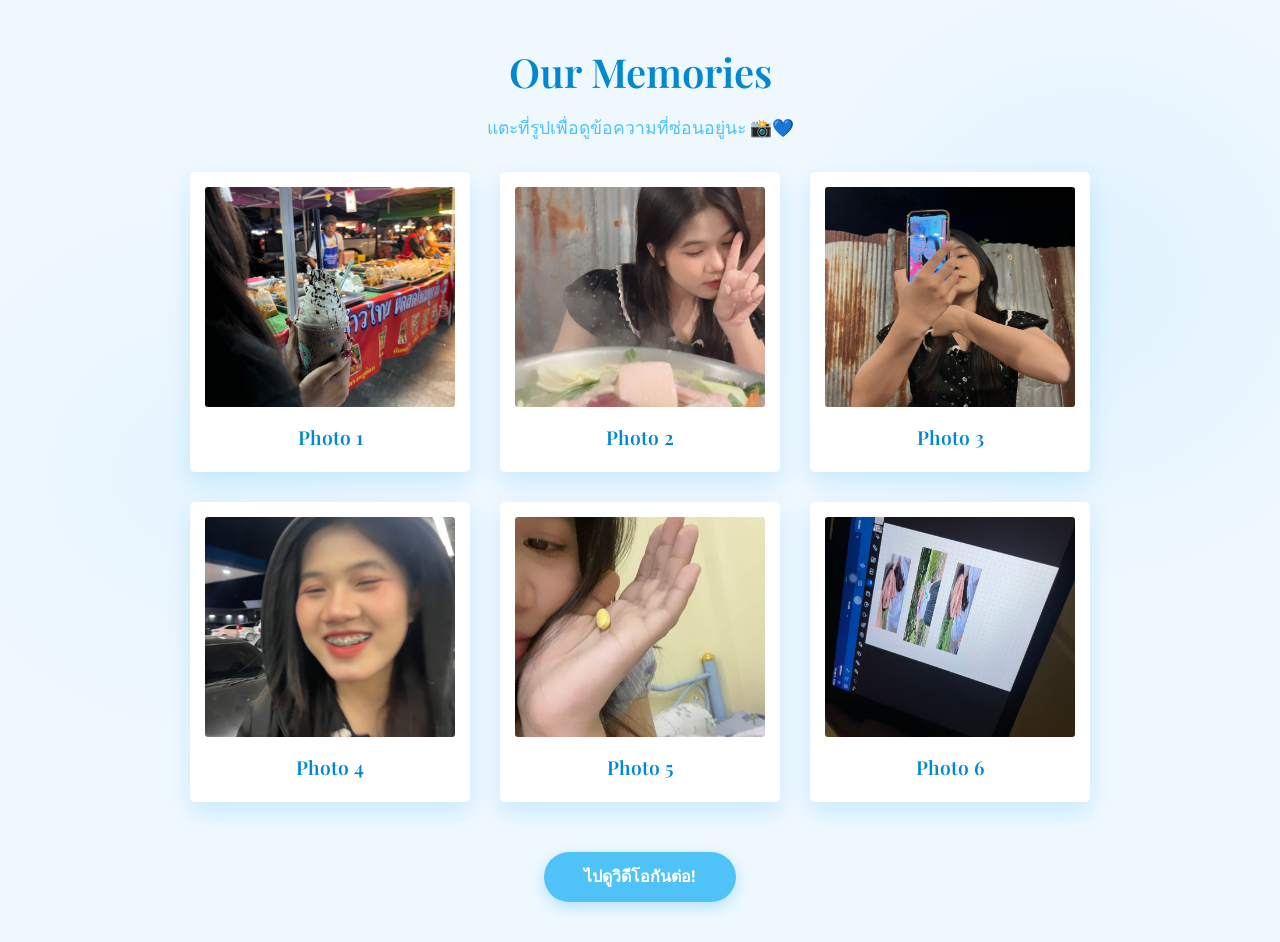
<file: gallery.html>
<!DOCTYPE html>
<html lang="th">
<head>
    <meta charset="UTF-8">
    <meta name="viewport" content="width=device-width, initial-scale=1.0">
    <title>Polaroid Memories</title>
    <link rel="stylesheet" href="css/style.css">
    <style>
        body.gallery-page {
            background-color: #f0f8ff; /* Alice Blue */
            display: flex;
            flex-direction: column;
            align-items: center;
            padding: 40px 20px;
            min-height: 100vh;
        }

        .gallery-header {
            text-align: center;
            margin-bottom: 30px;
        }

        .gallery-header h1 {
            color: #0288d1;
            font-size: 2.5rem;
            margin-bottom: 10px;
        }

        .gallery-header p {
            color: #4fc3f7;
            font-size: 1.1rem;
        }

        .polaroid-grid {
            display: grid;
            grid-template-columns: repeat(auto-fit, minmax(250px, 1fr));
            gap: 30px;
            width: 100%;
            max-width: 900px;
            perspective: 1000px; /* For 3D flip */
        }

        /* Flip Card Container */
        .polaroid-card {
            background-color: transparent;
            width: 100%;
            height: 300px;
            perspective: 1000px;
            cursor: pointer;
        }

        .polaroid-inner {
            position: relative;
            width: 100%;
            height: 100%;
            text-align: center;
            transition: transform 0.8s;
            transform-style: preserve-3d;
            box-shadow: 0 10px 25px rgba(41, 182, 246, 0.2);
            border-radius: 5px;
        }

        .polaroid-card.flipped .polaroid-inner {
            transform: rotateY(180deg);
        }

        .polaroid-front, .polaroid-back {
            position: absolute;
            width: 100%;
            height: 100%;
            backface-visibility: hidden;
            background: white;
            padding: 15px;
            border-radius: 5px;
            display: flex;
            flex-direction: column;
        }

        /* Front side */
        .polaroid-front {
            align-items: center;
        }

        .polaroid-img {
            width: 100%;
            height: 220px;
            background: linear-gradient(135deg, #b3e5fc, #e1f5fe);
            border-radius: 3px;
            display: flex;
            justify-content: center;
            align-items: center;
            color: #4fc3f7;
            font-weight: 600;
            object-fit: cover;
        }

        .polaroid-caption {
            margin-top: 15px;
            color: #0288d1;
            font-family: 'Playfair Display', serif;
            font-size: 1.2rem;
            font-weight: 600;
        }

        /* Back side */
        .polaroid-back {
            background: #e1f5fe;
            transform: rotateY(180deg);
            justify-content: center;
            align-items: center;
            padding: 30px;
        }

        .polaroid-back p {
            color: #01579b;
            font-size: 1.2rem;
            line-height: 1.6;
            font-family: 'Outfit', sans-serif;
            font-weight: 500;
        }

        .next-btn-container {
            margin-top: 50px;
            text-align: center;
        }

        .date-btn {
            background: #4fc3f7;
            color: white;
            font-weight: 700;
            padding: 12px 40px;
            border-radius: 30px;
            text-decoration: none;
            box-shadow: 0 5px 15px rgba(79, 195, 247, 0.4);
            display: inline-block;
        }
    </style>
</head>
<body class="gallery-page">

    <div class="gallery-header">
        <h1>Our Memories</h1>
        <p>แตะที่รูปเพื่อดูข้อความที่ซ่อนอยู่นะ 📸💙</p>
    </div>

    <div class="polaroid-grid">
        <!-- Card 1 -->
        <div class="polaroid-card" onclick="this.classList.toggle('flipped')">
            <div class="polaroid-inner">
                <div class="polaroid-front">
                    <img src="assets/80B884E4-23D4-49AB-989B-51EAAB2799C4.jpg" class="polaroid-img" alt="Memory">
                    <div class="polaroid-caption">Photo 1</div>
                </div>
                <div class="polaroid-back">
                    <p>วาเลนไทม์ฟินๆกับอ้วน 🥰</p>
                </div>
            </div>
        </div>

        <!-- Card 2 -->
        <div class="polaroid-card" onclick="this.classList.toggle('flipped')">
            <div class="polaroid-inner">
                <div class="polaroid-front">
                    <img src="assets/CB45AAAD-009A-4EC9-A51A-09B1F207AD74.jpg" class="polaroid-img" alt="Memory">
                    <div class="polaroid-caption">Photo 2</div>
                </div>
                <div class="polaroid-back">
                    <p>ชอบรอยยิ้มของเธอที่สุดในโลกเลย 🩵</p>
                </div>
            </div>
        </div>

        <!-- Card 3 -->
        <div class="polaroid-card" onclick="this.classList.toggle('flipped')">
            <div class="polaroid-inner">
                <div class="polaroid-front">
                    <img src="assets/095631FC-AD59-490F-9A8F-04D94D052319.jpg" class="polaroid-img" alt="Memory">
                    <div class="polaroid-caption">Photo 3</div>
                </div>
                <div class="polaroid-back">
                    <p>ไว้ไปกินหมูทะด้วยกันนะ 🐖</p>
                </div>
            </div>
        </div>

        <!-- Card 4 -->
        <div class="polaroid-card" onclick="this.classList.toggle('flipped')">
            <div class="polaroid-inner">
                <div class="polaroid-front">
                    <img src="assets/4194EA11-D73F-4DC5-8095-0637F3F51D16.jpg" class="polaroid-img" alt="Memory">
                    <div class="polaroid-caption">Photo 4</div>
                </div>
                <div class="polaroid-back">
                    <p>โชคดีจังที่มีเธออยู่ข้างๆ 💙</p>
                </div>
            </div>
        </div>
        
        <!-- Card 5 -->
        <div class="polaroid-card" onclick="this.classList.toggle('flipped')">
            <div class="polaroid-inner">
                <div class="polaroid-front">
                    <img src="assets/A3EF3337-C9AC-4C93-8457-1D14B499E86F.jpg" class="polaroid-img" alt="Memory">
                    <div class="polaroid-caption">Photo 5</div>
                </div>
                <div class="polaroid-back">
                    <p>เวลาที่มีความสุขที่สุด คือเวลาที่มีเธอนะ 🌟</p>
                </div>
            </div>
        </div>

        <!-- Card 6 -->
        <div class="polaroid-card" onclick="this.classList.toggle('flipped')">
            <div class="polaroid-inner">
                <div class="polaroid-front">
                    <img src="assets/7F9DBD91-449D-4ACF-ABFB-8655716D820F.jpg" class="polaroid-img" alt="Memory">
                    <div class="polaroid-caption">Photo 6</div>
                </div>
                <div class="polaroid-back">
                    <p>ไม่ว่าเมื่อไหร่ก็รักเหมือนเดิม 💙</p>
                </div>
            </div>
        </div>

    </div>

    <div class="next-btn-container">
        <a href="video.html" class="date-btn">ไปดูวิดีโอกันต่อ!</a>
    </div>

    <script src="js/script.js"></script>
    <script>
        // Reveal animation on load
        const cards = document.querySelectorAll('.polaroid-card');
        cards.forEach((card, index) => {
            card.style.opacity = '0';
            card.style.transform = 'scale(0.8) translateY(30px)';
            card.style.transition = 'all 0.6s cubic-bezier(0.25, 0.8, 0.25, 1)';
            
            setTimeout(() => {
                card.style.opacity = '1';
                card.style.transform = 'scale(1) translateY(0)';
            }, 100 + (index * 150));
        });
    </script>
</body>
</html>
</file>
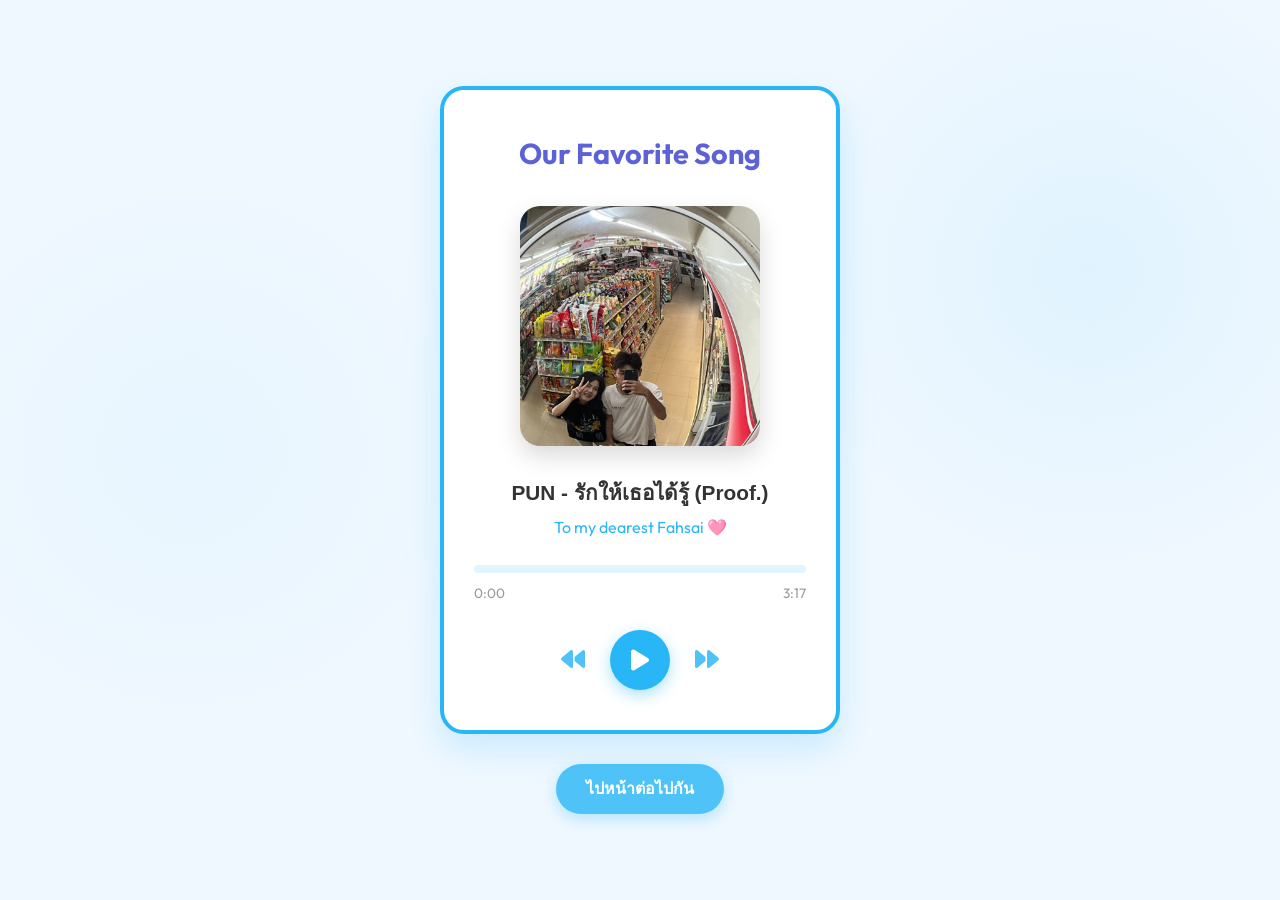
<file: music.html>
<!DOCTYPE html>
<html lang="th">
<head>
    <meta charset="UTF-8">
    <meta name="viewport" content="width=device-width, initial-scale=1.0">
    <title>Our Song</title>
    <link rel="stylesheet" href="css/style.css">
    <!-- Font Awesome for icons -->
    <link rel="stylesheet" href="https://cdnjs.cloudflare.com/ajax/libs/font-awesome/6.4.0/css/all.min.css">
</head>
<body class="music-page">

    <div class="music-player-container">
        <h2 class="music-header">Our Favorite Song</h2>
        
        <div class="album-art-wrapper">
            <img src="assets/new_mirror1.jpg" alt="Album Cover" class="album-art" id="album-art">
        </div>

        <div class="song-info">
            <h3 class="song-title">PUN - รักให้เธอได้รู้ (Proof.)</h3>
            <p class="song-artist">To my dearest Fahsai 🩷</p>
        </div>

        <div class="progress-container" id="progress-container">
            <div class="progress" id="progress"></div>
        </div>
        <div class="time-container">
            <span id="current-time">0:00</span>
            <span id="duration">0:00</span>
        </div>

        <div class="music-controls">
            <button class="control-btn" id="prev-btn"><i class="fas fa-backward"></i></button>
            <button class="control-btn play-btn" id="play-btn"><i class="fas fa-play"></i></button>
            <button class="control-btn" id="next-btn"><i class="fas fa-forward"></i></button>
        </div>

        <!-- Hidden Audio Element -->
        <audio id="audio" src="assets/PUN - รกใหเธอไดร (Proof.).mp3"></audio>
    </div>

    <a href="puppy.html" class="next-page-btn">ไปหน้าต่อไปกัน</a>

    <script src="js/script.js"></script>
    <script>
        // Music Player Logic
        const audio = document.getElementById('audio');
        const playBtn = document.getElementById('play-btn');
        const albumArt = document.getElementById('album-art');
        const progress = document.getElementById('progress');
        const progressContainer = document.getElementById('progress-container');
        const currentTimeEl = document.getElementById('current-time');
        const durationEl = document.getElementById('duration');

        // Play / Pause
        playBtn.addEventListener('click', () => {
            if (audio.paused) {
                audio.play();
                playBtn.innerHTML = '<i class="fas fa-pause"></i>';
                albumArt.classList.add('playing');
            } else {
                audio.pause();
                playBtn.innerHTML = '<i class="fas fa-play"></i>';
                albumArt.classList.remove('playing');
            }
        });

        // Update Progress
        audio.addEventListener('timeupdate', (e) => {
            const { duration, currentTime } = e.srcElement;
            const progressPercent = (currentTime / duration) * 100;
            progress.style.width = `${progressPercent}%`;

            // Calculate display time
            let currentMins = Math.floor(currentTime / 60);
            let currentSecs = Math.floor(currentTime % 60);
            if (currentSecs < 10) currentSecs = `0${currentSecs}`;
            currentTimeEl.innerText = `${currentMins}:${currentSecs}`;
        });

        // Set duration when metadata loads
        audio.addEventListener('loadedmetadata', () => {
            let durationMins = Math.floor(audio.duration / 60);
            let durationSecs = Math.floor(audio.duration % 60);
            if (durationSecs < 10) durationSecs = `0${durationSecs}`;
            durationEl.innerText = `${durationMins}:${durationSecs}`;
        });

        // Click on progress bar to seek
        progressContainer.addEventListener('click', (e) => {
            const width = progressContainer.clientWidth;
            const clickX = e.offsetX;
            const duration = audio.duration;
            audio.currentTime = (clickX / width) * duration;
        });

        // Ensure visual stops if song ends naturally
        audio.addEventListener('ended', () => {
            playBtn.innerHTML = '<i class="fas fa-play"></i>';
            albumArt.classList.remove('playing');
        });
    </script>
</body>
</html>
</file>
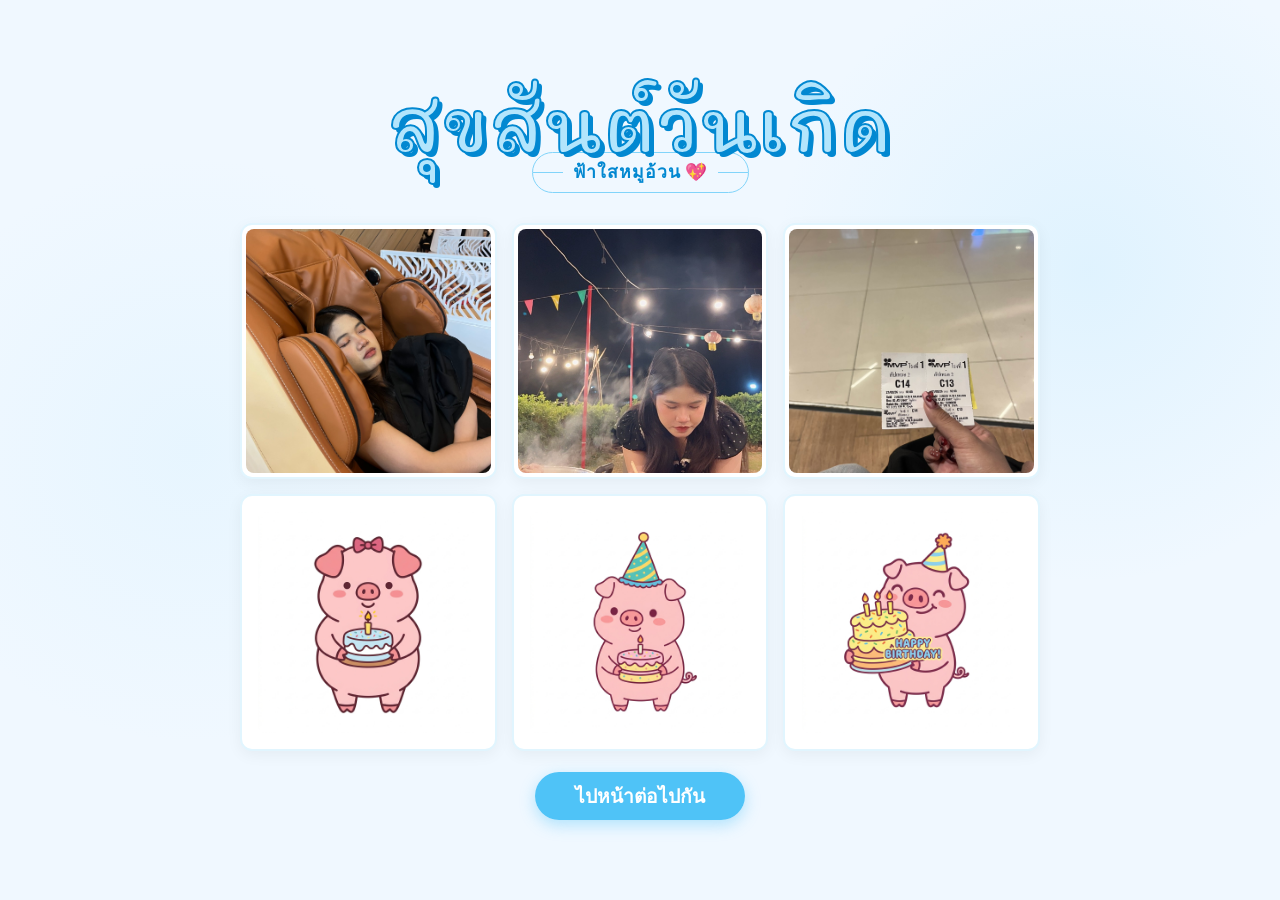
<file: puppy.html>
<!DOCTYPE html>
<html lang="th">
<head>
    <meta charset="UTF-8">
    <meta name="viewport" content="width=device-width, initial-scale=1.0">
    <title>Puppy & Ducky</title>
    <link rel="stylesheet" href="css/style.css">
    <!-- Google Fonts for the cute cursive title (Mali supports Thai) -->
    <link href="https://fonts.googleapis.com/css2?family=Mali:wght@700&family=Pacifico&display=swap" rel="stylesheet">
    <style>
        body {
            background-color: #f0f8ff;
            display: flex;
            flex-direction: column;
            align-items: center;
            justify-content: center;
            min-height: 100vh;
            margin: 0;
            padding: 20px;
            opacity: 0;
            animation: fadeIn 0.8s cubic-bezier(0.25, 0.8, 0.25, 1) forwards;
        }

        /* Title Area */
        .title-container {
            text-align: center;
            margin-bottom: 30px;
            position: relative;
        }

        .main-title {
            font-family: 'Mali', cursive;
            font-size: 4.5rem;
            color: #b3e5fc; /* Yellow */
            -webkit-text-stroke: 2px #0288d1; /* Purple outline */
            text-shadow: 4px 4px 0 #0288d1;
            margin: 0;
            line-height: 1;
            z-index: 2;
            position: relative;
            letter-spacing: 2px;
        }

        .sub-title {
            font-family: 'Outfit', sans-serif;
            font-weight: 700;
            color: #0288d1;
            font-size: 1.1rem;
            background: transparent;
            padding: 5px 40px;
            border: 1px solid #81d4fa;
            border-radius: 30px;
            display: inline-block;
            margin-top: -10px;
            position: relative;
            z-index: 1;
            letter-spacing: 1px;
        }
        
        .sub-title::before, .sub-title::after {
            content: '';
            position: absolute;
            top: 50%;
            width: 30px;
            height: 1px;
            background: #81d4fa;
        }
        .sub-title::before { left: 0; }
        .sub-title::after { right: 0; }

        /* 2x3 Grid */
        .grid-container {
            display: grid;
            grid-template-columns: repeat(3, 1fr);
            gap: 15px;
            max-width: 800px;
            width: 100%;
        }

        .grid-item {
            background: white;
            border-radius: 12px;
            overflow: hidden;
            box-shadow: 0 4px 15px rgba(0,0,0,0.05);
            border: 2px solid #e1f5fe;
            aspect-ratio: 1 / 1;
            display: flex;
            align-items: center;
            justify-content: center;
            transition: transform 0.3s ease;
            padding: 4px; /* White border inside */
        }

        .grid-item:hover {
            transform: scale(1.05);
            z-index: 10;
        }

        .grid-item img {
            width: 100%;
            height: 100%;
            object-fit: cover;
            border-radius: 8px;
        }

        .grid-item.illustration img {
            width: 90%;
            height: 90%;
            object-fit: contain;
        }

        /* Bottom Button */
        .date-btn {
            margin-top: 30px;
            background: #4fc3f7;
            color: white;
            font-family: 'Outfit', sans-serif;
            font-weight: 700;
            font-size: 1.2rem;
            padding: 12px 40px;
            border-radius: 30px;
            text-decoration: none;
            box-shadow: 0 5px 15px rgba(79, 195, 247, 0.4);
            transition: all 0.3s;
        }

        .date-btn:hover {
            background: #03a9f4;
            transform: translateY(-3px);
            box-shadow: 0 8px 20px rgba(79, 195, 247, 0.6);
        }

        @media (max-width: 768px) {
            .grid-container {
                gap: 10px;
            }
            .main-title { font-size: 3.5rem; }
            .grid-item { border-radius: 8px; }
        }
    </style>
</head>
<body>

    <div class="title-container">
        <h1 class="main-title">สุขสันต์วันเกิด</h1>
        <div class="sub-title">ฟ้าใสหมูอ้วน 💖</div>
    </div>

    <div class="grid-container">
        <!-- Top Row: Photos -->
        <div class="grid-item"><img src="assets/S__25755653_0.jpg" alt="Photo 1"></div>
        <div class="grid-item"><img src="assets/S__25755654_0.jpg" alt="Photo 2"></div>
        <div class="grid-item"><img src="assets/S__25755655_0.jpg" alt="Photo 3"></div>

        <!-- Bottom Row: Illustrations -->
        <div class="grid-item illustration"><img src="assets/pig_cake_1.png" alt="Pig with cake"></div>
        <div class="grid-item illustration"><img src="assets/pig_cake_2.png" alt="Pig with hat and cake"></div>
        <div class="grid-item illustration"><img src="assets/pig_cake_3.png" alt="Happy pig with cake"></div>
    </div>

    <!-- Navigate to next page -->
    <div style="text-align: center; margin-top: 30px;">
        <a href="timeline.html" class="date-btn" id="nextBtn">ไปหน้าต่อไปกัน</a>
    </div>

    <script src="js/script.js"></script>
</body>
</html>
</file>
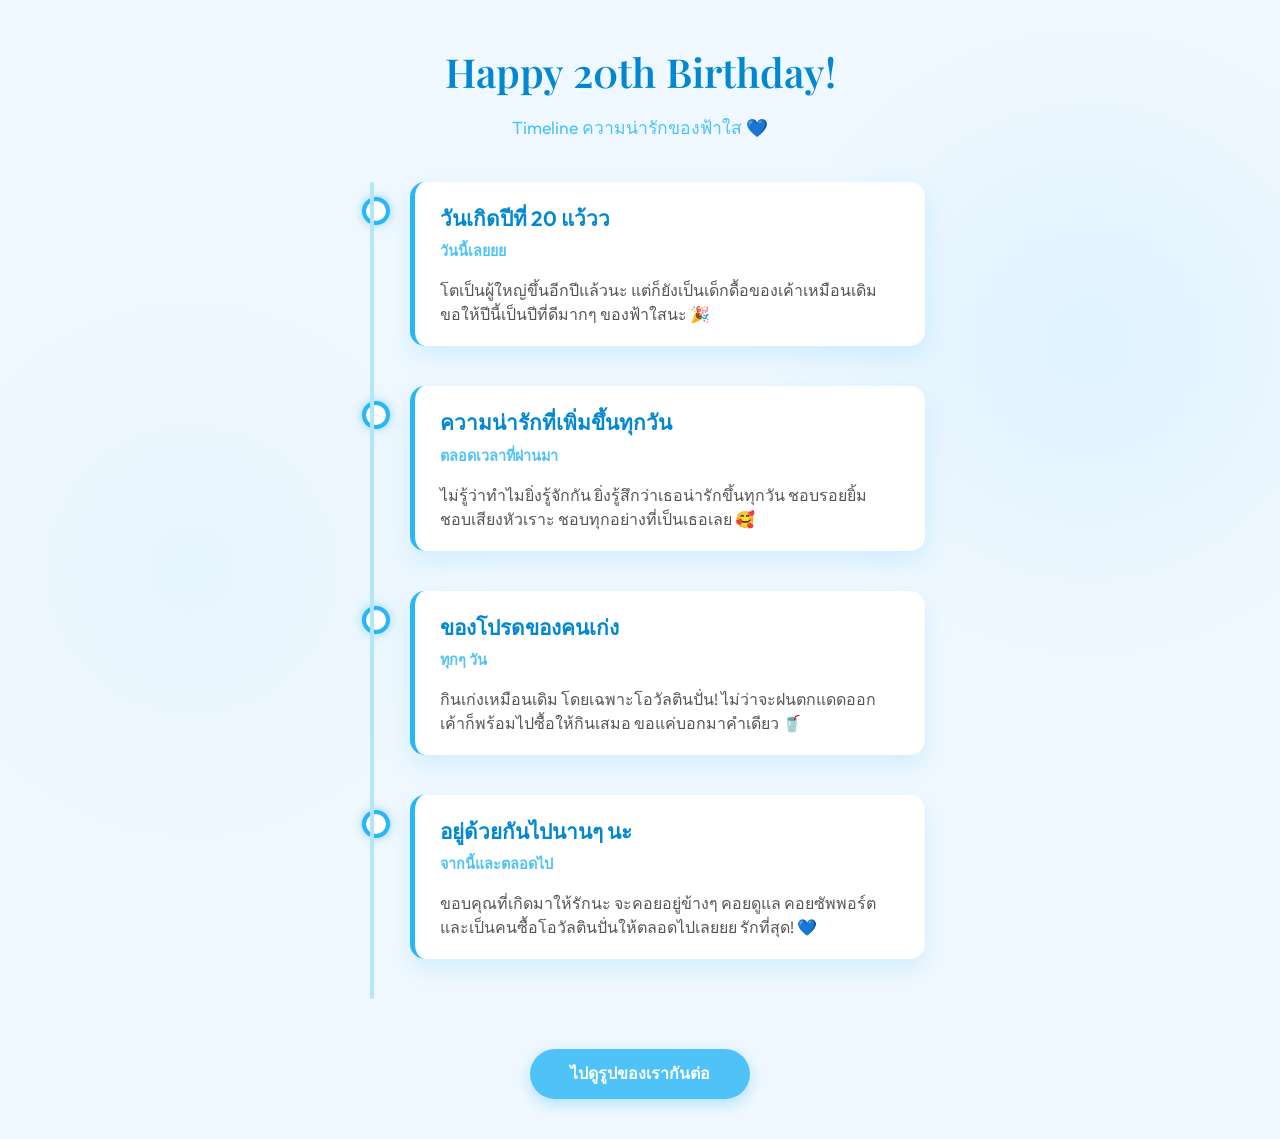
<file: timeline.html>
<!DOCTYPE html>
<html lang="th">
<head>
    <meta charset="UTF-8">
    <meta name="viewport" content="width=device-width, initial-scale=1.0">
    <title>Our Timeline</title>
    <link rel="stylesheet" href="css/style.css">
    <style>
        body.timeline-page {
            background-color: #f0f8ff; /* Alice Blue */
            display: flex;
            flex-direction: column;
            align-items: center;
            padding: 40px 20px;
            min-height: 100vh;
        }

        .timeline-header {
            text-align: center;
            margin-bottom: 40px;
        }

        .timeline-header h1 {
            color: #0288d1;
            font-size: 2.5rem;
            margin-bottom: 10px;
        }

        .timeline-header p {
            color: #4fc3f7;
            font-size: 1.1rem;
        }

        .timeline-container {
            position: relative;
            max-width: 600px;
            width: 100%;
            margin: 0 auto;
        }

        /* Vertical Line */
        .timeline-container::after {
            content: '';
            position: absolute;
            width: 4px;
            background-color: #b3e5fc;
            top: 0;
            bottom: 0;
            left: 30px;
            border-radius: 2px;
        }

        .timeline-item {
            position: relative;
            width: 100%;
            padding-left: 70px;
            padding-right: 15px;
            margin-bottom: 40px;
            opacity: 0;
            transform: translateY(30px);
            transition: all 0.6s ease;
        }

        .timeline-item.show {
            opacity: 1;
            transform: translateY(0);
        }

        /* Timeline Dot */
        .timeline-item::after {
            content: '';
            position: absolute;
            width: 20px;
            height: 20px;
            background-color: white;
            border: 4px solid #29b6f6;
            border-radius: 50%;
            top: 15px;
            left: 22px;
            z-index: 1;
            box-shadow: 0 0 10px rgba(41, 182, 246, 0.5);
        }

        .timeline-content {
            background: white;
            padding: 20px 25px;
            border-radius: 15px;
            box-shadow: 0 10px 25px rgba(41, 182, 246, 0.15);
            border-left: 5px solid #29b6f6;
            position: relative;
        }

        .timeline-content h2 {
            color: #0288d1;
            font-size: 1.3rem;
            margin-bottom: 5px;
            font-family: 'Outfit', sans-serif;
        }

        .timeline-date {
            color: #4fc3f7;
            font-size: 0.9rem;
            font-weight: 600;
            margin-bottom: 15px;
        }

        .timeline-content p {
            color: #555;
            font-size: 1rem;
            line-height: 1.5;
        }

        .next-btn-container {
            margin-top: 20px;
            text-align: center;
        }

        .date-btn {
            background: #4fc3f7;
            color: white;
            font-weight: 700;
            padding: 12px 40px;
            border-radius: 30px;
            text-decoration: none;
            box-shadow: 0 5px 15px rgba(79, 195, 247, 0.4);
            display: inline-block;
            transition: all 0.3s ease;
        }
        
        .date-btn:hover {
            background: #0288d1;
            transform: scale(1.05);
            box-shadow: 0 8px 20px rgba(2, 136, 209, 0.4);
        }
    </style>
</head>
<body class="timeline-page">

    <div class="timeline-header">
        <h1>Happy 20th Birthday!</h1>
        <p>Timeline ความน่ารักของฟ้าใส 💙</p>
    </div>

    <div class="timeline-container">
        <!-- Item 1 -->
        <div class="timeline-item">
            <div class="timeline-content">
                <h2>วันเกิดปีที่ 20 แว้วว</h2>
                <div class="timeline-date">วันนี้เลยยย</div>
                <p>โตเป็นผู้ใหญ่ขึ้นอีกปีแล้วนะ แต่ก็ยังเป็นเด็กดื้อของเค้าเหมือนเดิม ขอให้ปีนี้เป็นปีที่ดีมากๆ ของฟ้าใสนะ 🎉</p>
            </div>
        </div>

        <!-- Item 2 -->
        <div class="timeline-item">
            <div class="timeline-content">
                <h2>ความน่ารักที่เพิ่มขึ้นทุกวัน</h2>
                <div class="timeline-date">ตลอดเวลาที่ผ่านมา</div>
                <p>ไม่รู้ว่าทำไมยิ่งรู้จักกัน ยิ่งรู้สึกว่าเธอน่ารักขึ้นทุกวัน ชอบรอยยิ้ม ชอบเสียงหัวเราะ ชอบทุกอย่างที่เป็นเธอเลย 🥰</p>
            </div>
        </div>

        <!-- Item 3 -->
        <div class="timeline-item">
            <div class="timeline-content">
                <h2>ของโปรดของคนเก่ง</h2>
                <div class="timeline-date">ทุกๆ วัน</div>
                <p>กินเก่งเหมือนเดิม โดยเฉพาะโอวัลตินปั่น! ไม่ว่าจะฝนตกแดดออก เค้าก็พร้อมไปซื้อให้กินเสมอ ขอแค่บอกมาคำเดียว 🥤</p>
            </div>
        </div>

        <!-- Item 4 -->
        <div class="timeline-item">
            <div class="timeline-content">
                <h2>อยู่ด้วยกันไปนานๆ นะ</h2>
                <div class="timeline-date">จากนี้และตลอดไป</div>
                <p>ขอบคุณที่เกิดมาให้รักนะ จะคอยอยู่ข้างๆ คอยดูแล คอยซัพพอร์ต และเป็นคนซื้อโอวัลตินปั่นให้ตลอดไปเลยยย รักที่สุด! 💙</p>
            </div>
        </div>
    </div>

    <div class="next-btn-container">
        <a href="gallery.html" class="date-btn" style="display: inline-block; margin-top: 30px;">ไปดูรูปของเรากันต่อ</a>
    </div>

    <script src="js/script.js"></script>
    <script>
        // Scroll Animation for Timeline
        const observer = new IntersectionObserver((entries) => {
            entries.forEach(entry => {
                if (entry.isIntersecting) {
                    entry.target.classList.add('show');
                }
            });
        }, {
            threshold: 0.1
        });

        document.querySelectorAll('.timeline-item').forEach((item, index) => {
            // Add slight delay based on index for cascade effect on load
            item.style.transitionDelay = `${index * 0.15}s`;
            observer.observe(item);
        });
    </script>
</body>
</html>
</file>
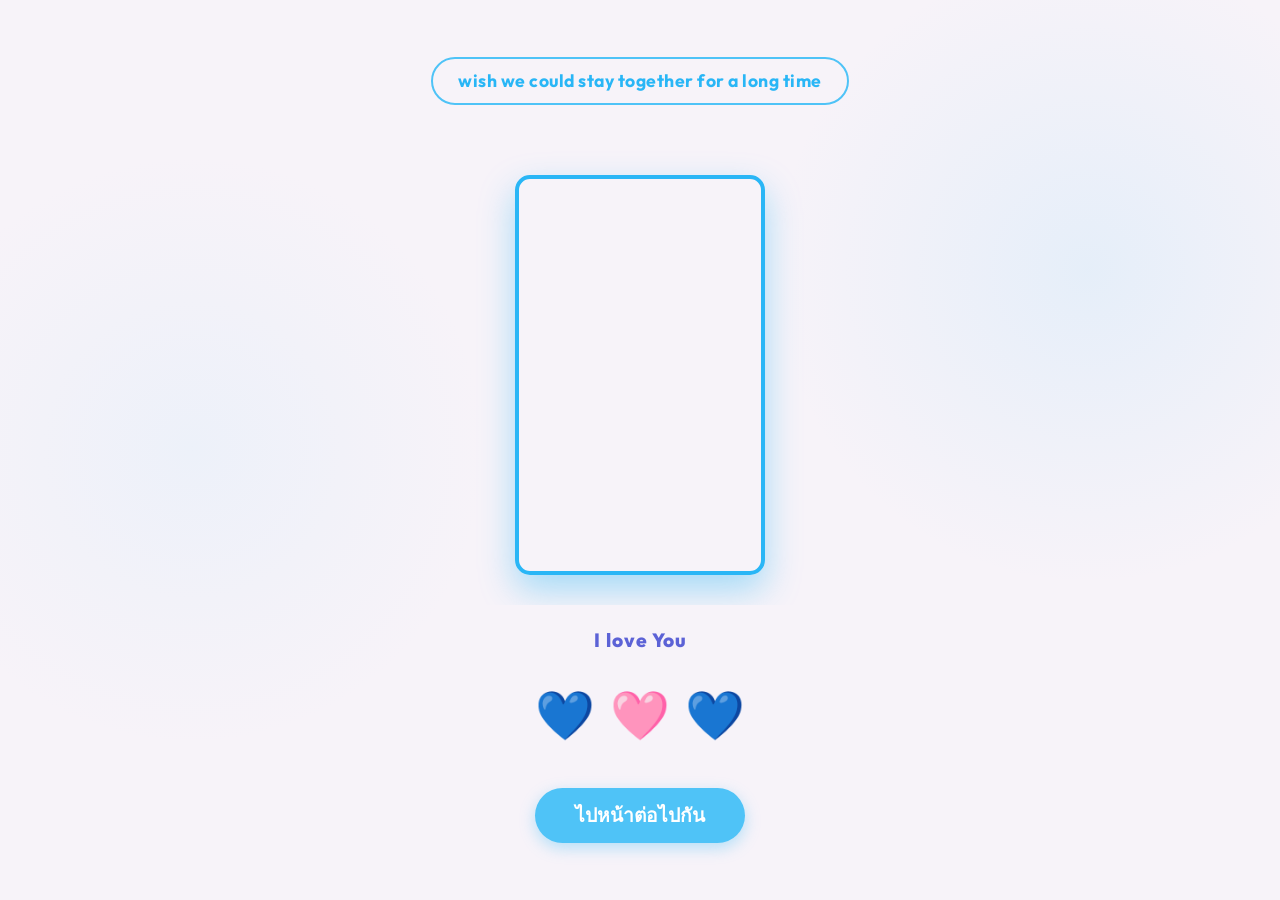
<file: video.html>
<!DOCTYPE html>
<html lang="th">
<head>
    <meta charset="UTF-8">
    <meta name="viewport" content="width=device-width, initial-scale=1.0">
    <title>Video Memory</title>
    <link rel="stylesheet" href="css/style.css">
    <!-- Swiper CSS -->
    <link rel="stylesheet" href="https://cdn.jsdelivr.net/npm/swiper@11/swiper-bundle.min.css" />
    <style>
        body {
            background-color: #f7f3f9;
            display: flex;
            flex-direction: column;
            align-items: center;
            justify-content: center;
            min-height: 100vh;
            margin: 0;
            padding: 20px;
            opacity: 0;
            animation: fadeIn 0.8s cubic-bezier(0.25, 0.8, 0.25, 1) forwards;
            font-family: 'Outfit', sans-serif;
        }

        .top-pill {
            color: #29b6f6;
            font-weight: 700;
            font-size: 1.1rem;
            padding: 8px 25px;
            border: 2px solid #4fc3f7;
            border-radius: 30px;
            margin-bottom: 40px;
            text-align: center;
            letter-spacing: 0.5px;
            background: transparent;
        }

        .mySwiper {
            width: 100%;
            max-width: 1000px;
            padding: 30px 0;
            margin-bottom: 20px;
        }

        .swiper-slide {
            box-sizing: border-box;
            background-position: center;
            background-size: cover;
            width: 250px;
            height: 400px;
            border-radius: 15px;
            overflow: hidden;
            display: flex;
            justify-content: center;
            align-items: center;
            opacity: 0.5;
            border: 4px solid transparent;
            transition: opacity 0.3s ease, border 0.3s ease, box-shadow 0.3s ease;
        }

        .swiper-slide-active {
            opacity: 1;
            border: 4px solid #29b6f6;
            box-shadow: 0 15px 35px rgba(41, 182, 246, 0.4);
            z-index: 10;
        }

        .swiper-slide video {
            width: 100%;
            height: 100%;
            object-fit: cover;
            display: block;
        }

        .love-text {
            color: #5c62d6; /* Blueish purple */
            font-weight: 800;
            font-size: 1.2rem;
            margin-bottom: 20px;
            letter-spacing: 1px;
        }

        .hearts-container {
            display: flex;
            gap: 15px;
            font-size: 3rem;
            cursor: pointer;
            text-decoration: none;
            transition: transform 0.3s ease;
        }

        .hearts-container:hover {
            transform: scale(1.1);
        }

        .hearts-container span {
            animation: pulse 1.5s infinite alternate;
        }

        .hearts-container span:nth-child(2) {
            animation-delay: 0.5s;
        }

        @keyframes pulse {
            0% { transform: scale(1); }
            100% { transform: scale(1.1); }
        }

        .date-btn {
            margin-top: 35px;
            background: #4fc3f7;
            color: white;
            font-family: 'Outfit', sans-serif;
            font-weight: 700;
            font-size: 1.2rem;
            padding: 12px 40px;
            border-radius: 30px;
            text-decoration: none;
            box-shadow: 0 5px 15px rgba(79, 195, 247, 0.4);
            transition: all 0.3s;
        }

        .date-btn:hover {
            background: #03a9f4;
            transform: translateY(-3px);
            box-shadow: 0 8px 20px rgba(3, 169, 244, 0.6);
        }

        /* Mobile Responsiveness */
        @media (max-width: 768px) {
            .swiper-slide {
                width: 190px;
                height: 330px;
            }
            .top-pill {
                font-size: 0.9rem;
                padding: 8px 15px;
                margin-bottom: 20px;
            }
            .mySwiper {
                padding: 10px 0;
            }
            .love-text {
                font-size: 1.1rem;
            }
            .hearts-container {
                font-size: 2.5rem;
                gap: 10px;
            }
            .date-btn {
                margin-top: 25px;
                padding: 10px 30px;
                font-size: 1rem;
            }
        }

    </style>
</head>
<body>

    <div class="top-pill">wish we could stay together for a long time</div>

    <div class="swiper mySwiper">
        <div class="swiper-wrapper">
            <div class="swiper-slide"><video src="assets/803152301.464798.mp4" muted playsinline loop></video></div>
            <div class="swiper-slide"><video src="assets/803152301.541140.mp4" muted playsinline loop></video></div>
            <div class="swiper-slide"><video src="assets/803156794.916788.mp4" muted playsinline loop></video></div>
            <div class="swiper-slide"><video src="assets/803156814.729967.mp4" muted playsinline loop></video></div>
            <div class="swiper-slide"><video src="assets/803156874.878917.mp4" muted playsinline loop></video></div>
            <div class="swiper-slide"><video src="assets/803156893.065329.mp4" muted playsinline loop></video></div>
        </div>
    </div>

    <div class="love-text">I love You</div>

    <div class="hearts-container">
        <span>💙</span><span>🩷</span><span>💙</span>
    </div>

    <!-- Navigate to next page -->
    <a href="wishes.html" class="date-btn">ไปหน้าต่อไปกัน</a>

    <!-- Swiper JS -->
    <script src="https://cdn.jsdelivr.net/npm/swiper@11/swiper-bundle.min.js"></script>
    <script>
        var swiper = new Swiper(".mySwiper", {
            effect: "coverflow",
            grabCursor: true,
            centeredSlides: true,
            slidesPerView: "auto",
            loop: true,
            speed: 600,
            coverflowEffect: {
                rotate: 0,
                stretch: -10, // Adjusts gap between slides
                depth: 200, // Pushes inactive slides back (makes them smaller)
                modifier: 1,
                slideShadows: false,
            },
            on: {
                transitionStart: function () {
                    // Pause ALL videos immediately when a swipe starts
                    document.querySelectorAll('.swiper-slide video').forEach(v => {
                        v.pause();
                    });
                },
                transitionEnd: function () {
                    // When the swipe finishes, find the center slide (which Swiper gives the active class to)
                    const activeSlide = document.querySelector('.swiper-slide-active');
                    if (activeSlide) {
                        const activeVideo = activeSlide.querySelector('video');
                        if (activeVideo) {
                            activeVideo.currentTime = 0;
                            const playPromise = activeVideo.play();
                            if (playPromise !== undefined) {
                                playPromise.catch(e => console.log("Autoplay blocked:", e));
                            }
                        }
                    }
                }
            }
        });

        // Initial setup: Wait for Swiper to initialize the active class, then play
        setTimeout(() => {
            const activeSlide = document.querySelector('.swiper-slide-active');
            if (activeSlide) {
                const activeVideo = activeSlide.querySelector('video');
                if (activeVideo) activeVideo.play().catch(e => {});
            }
        }, 500);
    </script>
    <script src="js/script.js"></script>
</body>
</html>
</file>
<file: css/style.css>
﻿@import url('https://fonts.googleapis.com/css2?family=Outfit:wght@300;400;500;600&family=Playfair+Display:ital,wght@0,400;0,600;0,700;1,400&display=swap');

:root {
  --primary: #b3e5fc; /* Pastel Pink */
  --secondary: #81d4fa; 
  --accent: #0288d1; /* Deep Pink/Red */
  --bg-color: #fafafa;
  --text-dark: #333333;
  --text-light: #777777;
  --white: #ffffff;
  --glass-bg: rgba(255, 255, 255, 0.7);
  --glass-border: rgba(255, 255, 255, 0.5);
  --shadow-sm: 0 4px 6px rgba(0, 0, 0, 0.05);
  --shadow-md: 0 10px 30px rgba(0, 0, 0, 0.08);
  --shadow-lg: 0 20px 40px rgba(2, 136, 209, 0.15);
  --transition: all 0.4s cubic-bezier(0.25, 0.8, 0.25, 1);
}

* {
  margin: 0;
  padding: 0;
  box-sizing: border-box;
}

body {
  font-family: 'Outfit', sans-serif;
  background-color: var(--bg-color);
  color: var(--text-dark);
  line-height: 1.6;
  overflow-x: hidden;
  background-image: radial-gradient(circle at 15% 50%, rgba(179, 229, 252, 0.15), transparent 25%),
                    radial-gradient(circle at 85% 30%, rgba(129, 212, 250, 0.15), transparent 25%);
  min-height: 100vh;
  opacity: 0; /* Starts hidden for fade-in */
  animation: fadeIn 0.8s cubic-bezier(0.25, 0.8, 0.25, 1) forwards;
}

body.fade-out {
  animation: fadeOut 0.6s cubic-bezier(0.25, 0.8, 0.25, 1) forwards;
}

h1, h2, h3, h4 {
  font-family: 'Playfair Display', serif;
  font-weight: 600;
  color: var(--text-dark);
}

a {
  text-decoration: none;
  color: inherit;
}

/* Glassmorphism Container */
.glass-panel {
  background: var(--glass-bg);
  backdrop-filter: blur(12px);
  -webkit-backdrop-filter: blur(12px);
  border: 1px solid var(--glass-border);
  border-radius: 24px;
  box-shadow: var(--shadow-md);
  padding: 3rem;
  max-width: 800px;
  margin: 0 auto;
  position: relative;
  z-index: 10;
}

/* Envelope / Intro Section */
.intro-container {
  height: 100vh;
  display: flex;
  justify-content: center;
  align-items: center;
  position: relative;
  overflow: hidden;
}

.envelope-wrapper {
  position: relative;
  cursor: pointer;
  transition: var(--transition);
}

.envelope-wrapper:hover {
  transform: scale(1.05) translateY(-10px);
}

.envelope {
  width: 300px;
  height: 200px;
  background: var(--primary);
  border-radius: 8px;
  position: relative;
  box-shadow: var(--shadow-lg);
  display: flex;
  justify-content: center;
  align-items: center;
  transition: var(--transition);
  z-index: 2;
}

.envelope::before {
  content: '';
  position: absolute;
  top: 0;
  left: 0;
  border-right: 150px solid transparent;
  border-top: 100px solid var(--secondary);
  border-left: 150px solid transparent;
  border-bottom: 100px solid transparent;
  transform-origin: top;
  transition: transform 0.6s ease-in-out;
  z-index: 3;
}

.envelope-text {
  font-family: 'Playfair Display', serif;
  font-size: 1.5rem;
  color: var(--white);
  z-index: 4;
  pointer-events: none;
  text-shadow: 1px 1px 4px rgba(0,0,0,0.2);
}

.envelope-wrapper.open .envelope::before {
  transform: rotateX(180deg);
}

.envelope-wrapper.open .envelope {
  transform: translateY(100vh);
  opacity: 0;
  transition-delay: 0.5s;
}

.intro-content {
  position: absolute;
  top: 50%;
  left: 50%;
  transform: translate(-50%, -50%) scale(0.8);
  opacity: 0;
  text-align: center;
  transition: all 0.8s cubic-bezier(0.175, 0.885, 0.32, 1.275);
  transition-delay: 0.8s;
  z-index: 1;
  pointer-events: none;
}

.envelope-wrapper.open ~ .intro-content {
  transform: translate(-50%, -50%) scale(1);
  opacity: 1;
  z-index: 10;
  pointer-events: auto;
}

.btn {
  display: inline-block;
  background: var(--accent);
  color: var(--white);
  padding: 12px 32px;
  border-radius: 50px;
  font-weight: 500;
  letter-spacing: 1px;
  box-shadow: 0 4px 15px rgba(2, 136, 209, 0.3);
  transition: var(--transition);
  margin-top: 2rem;
  border: none;
  cursor: pointer;
}

.btn:hover {
  transform: translateY(-3px);
  box-shadow: 0 8px 25px rgba(2, 136, 209, 0.4);
  background: #01579b;
}

/* Gallery Section */
.gallery-section {
  padding: 5rem 2rem;
  min-height: 100vh;
}

.section-title {
  text-align: center;
  font-size: 3rem;
  margin-bottom: 1rem;
  color: var(--accent);
}

.section-subtitle {
  text-align: center;
  color: var(--text-light);
  margin-bottom: 4rem;
  font-size: 1.1rem;
}

.masonry-grid {
  column-count: 3;
  column-gap: 20px;
  max-width: 1200px;
  margin: 0 auto;
}

.gallery-item {
  break-inside: avoid;
  margin-bottom: 20px;
  border-radius: 16px;
  overflow: hidden;
  box-shadow: var(--shadow-sm);
  transition: var(--transition);
  position: relative;
  cursor: pointer;
}

.gallery-item img, .gallery-item video {
  width: 100%;
  display: block;
  transition: var(--transition);
}

.gallery-item:hover {
  transform: translateY(-5px);
  box-shadow: var(--shadow-lg);
}

.gallery-item:hover img, .gallery-item:hover video {
  transform: scale(1.05);
}

.play-icon {
  position: absolute;
  top: 50%;
  left: 50%;
  transform: translate(-50%, -50%);
  font-size: 3rem;
  color: rgba(255, 255, 255, 0.8);
  pointer-events: none;
  text-shadow: 0 2px 10px rgba(0,0,0,0.3);
  z-index: 2;
}

.gallery-item .overlay {
  position: absolute;
  top: 0;
  left: 0;
  width: 100%;
  height: 100%;
  background: linear-gradient(to top, rgba(0,0,0,0.6), transparent);
  opacity: 0;
  transition: var(--transition);
  display: flex;
  align-items: flex-end;
  padding: 1.5rem;
}

.gallery-item:hover .overlay {
  opacity: 1;
}

.overlay p {
  color: var(--white);
  font-family: 'Playfair Display', serif;
  font-size: 1.2rem;
  transform: translateY(20px);
  transition: var(--transition);
}

.gallery-item:hover .overlay p {
  transform: translateY(0);
}

/* Lightbox */
#lightbox {
  position: fixed;
  top: 0;
  left: 0;
  width: 100%;
  height: 100%;
  background: rgba(0,0,0,0.9);
  display: flex;
  justify-content: center;
  align-items: center;
  z-index: 1000;
  opacity: 0;
  pointer-events: none;
  transition: var(--transition);
}

#lightbox.active {
  opacity: 1;
  pointer-events: auto;
}

#lightbox-media {
  max-width: 90%;
  max-height: 90vh;
  border-radius: 8px;
  box-shadow: 0 0 30px rgba(0,0,0,0.5);
  transform: scale(0.8);
  transition: all 0.4s cubic-bezier(0.175, 0.885, 0.32, 1.275);
}

#lightbox.active #lightbox-media {
  transform: scale(1);
}

.close-btn {
  position: absolute;
  top: 30px;
  right: 40px;
  color: white;
  font-size: 40px;
  cursor: pointer;
  transition: var(--transition);
}

.close-btn:hover {
  color: var(--primary);
  transform: rotate(90deg);
}

/* Wishes Section */
.wishes-section {
  min-height: 100vh;
  display: flex;
  align-items: center;
  justify-content: center;
  padding: 2rem;
  position: relative;
}

.message-card {
  text-align: center;
  max-width: 700px;
}

.message-card h1 {
  font-size: 3.5rem;
  margin-bottom: 1.5rem;
  color: var(--accent);
  background: -webkit-linear-gradient(45deg, var(--accent), var(--secondary));
  -webkit-background-clip: text;
  -webkit-text-fill-color: transparent;
}

.message-card p {
  font-size: 1.2rem;
  margin-bottom: 1.5rem;
  color: var(--text-dark);
}

.signature {
  font-family: 'Playfair Display', serif;
  font-size: 1.5rem;
  color: var(--accent);
  margin-top: 2rem;
  font-style: italic;
}

/* Navigation */
.nav-dots {
  position: fixed;
  right: 30px;
  top: 50%;
  transform: translateY(-50%);
  display: flex;
  flex-direction: column;
  gap: 15px;
  z-index: 100;
}

.dot {
  width: 12px;
  height: 12px;
  border-radius: 50%;
  background: var(--glass-border);
  cursor: pointer;
  transition: var(--transition);
}

.dot.active {
  background: var(--accent);
  transform: scale(1.3);
}

/* Animations */
@keyframes float {
  0% { transform: translateY(0px) rotate(0deg); }
  50% { transform: translateY(-20px) rotate(5deg); }
  100% { transform: translateY(0px) rotate(0deg); }
}

@keyframes fadeIn {
  from { opacity: 0; transform: translateY(15px) scale(0.98); }
  to { opacity: 1; transform: translateY(0) scale(1); }
}

@keyframes fadeOut {
  from { opacity: 1; transform: translateY(0) scale(1); }
  to { opacity: 0; transform: translateY(-15px) scale(0.98); }
}

.floating {
  animation: float 6s ease-in-out infinite;
}

/* Responsive */
@media (max-width: 768px) {
  .masonry-grid {
    column-count: 2;
  }
  .glass-panel {
    padding: 2rem 1.5rem;
  }
  .message-card h1 {
    font-size: 2.5rem;
  }
  .intro-content h1 {
    font-size: 2.5rem;
  }
}

@media (max-width: 480px) {
  .masonry-grid {
    column-count: 1;
  }
  .nav-dots {
    right: 15px;
  }
  .envelope {
    width: 250px;
    height: 160px;
  }
  .envelope::before {
    border-right: 125px solid transparent;
    border-top: 80px solid var(--secondary);
    border-left: 125px solid transparent;
  }
}

/* Pagination */
.pagination {
  display: flex;
  justify-content: center;
  gap: 20px;
  margin-top: 4rem;
}

.page-btn {
  background: var(--glass-bg);
  color: var(--text-dark);
  padding: 10px 24px;
  border-radius: 50px;
  border: 1px solid var(--glass-border);
  font-weight: 500;
  transition: var(--transition);
  display: flex;
  align-items: center;
  gap: 8px;
}

.page-btn:hover {
  background: var(--white);
  transform: translateY(-3px);
  box-shadow: var(--shadow-sm);
  color: var(--accent);
}

/* Lock Screen */
#lock-screen {
  position: fixed;
  top: 0;
  left: 0;
  width: 100%;
  height: 100%;
  background: var(--bg-color);
  background-image: radial-gradient(circle at 15% 50%, rgba(179, 229, 252, 0.4), transparent 25%),
                    radial-gradient(circle at 85% 30%, rgba(129, 212, 250, 0.4), transparent 25%);
  z-index: 2000;
  display: flex;
  flex-direction: column;
  justify-content: center;
  align-items: center;
  transition: transform 0.8s cubic-bezier(0.25, 0.8, 0.25, 1), opacity 0.8s;
}

#lock-screen.unlocked {
  transform: translateY(-100%);
  opacity: 0;
  pointer-events: none;
}

.lock-card {
  display: flex;
  background: rgba(255, 255, 255, 0.95);
  max-width: 800px;
  width: 90%;
  border-radius: 30px;
  box-shadow: 0 20px 50px rgba(0,0,0,0.1);
  overflow: hidden;
  border: 1px solid rgba(255,255,255,0.5);
  backdrop-filter: blur(20px);
  -webkit-backdrop-filter: blur(20px);
}

.lock-left {
  flex: 1;
  background: rgba(179, 229, 252, 0.3);
  padding: 40px 30px;
  display: flex;
  flex-direction: column;
  gap: 20px;
  align-items: center;
  justify-content: center;
}

.polaroid {
  background: white;
  padding: 10px 10px 30px 10px;
  box-shadow: 0 8px 20px rgba(0,0,0,0.15);
  transform: rotate(-4deg);
  transition: transform 0.3s ease;
}

.polaroid:nth-child(2) {
  transform: rotate(5deg);
  margin-top: -20px;
}

.polaroid:hover {
  transform: scale(1.05) rotate(0);
  z-index: 10;
}

.polaroid img {
  width: 200px;
  height: 200px;
  object-fit: cover;
}

.lock-right {
  flex: 1.2;
  padding: 50px 40px;
  display: flex;
  flex-direction: column;
  align-items: center;
  justify-content: center;
}

.lock-title {
  color: #5c62d6; /* Blueish purple from reference */
  font-family: 'Outfit', sans-serif;
  font-size: 2rem;
  margin-bottom: 30px;
  font-weight: 700;
  text-align: center;
}

.passcode-display {
  display: flex;
  gap: 15px;
  margin-bottom: 35px;
  height: 50px;
}

.passcode-display .digit {
  width: 35px;
  height: 45px;
  border-bottom: 3px solid #81d4fa;
  display: flex;
  align-items: center;
  justify-content: center;
  font-size: 2.5rem;
  color: #0288d1; /* Pinkish red */
  font-family: 'Outfit', sans-serif;
  font-weight: 600;
}

.keypad {
  display: grid;
  grid-template-columns: repeat(3, 1fr);
  gap: 20px;
}

.key-btn {
  width: 75px;
  height: 55px;
  border-radius: 30px;
  border: 2px solid #81d4fa;
  background: transparent;
  color: #0288d1;
  font-size: 1.6rem;
  font-weight: 600;
  font-family: 'Outfit', sans-serif;
  cursor: pointer;
  transition: all 0.2s ease;
}

.key-btn:hover, .key-btn:active {
  background: #b3e5fc;
  transform: scale(0.95);
  box-shadow: 0 5px 15px rgba(179, 229, 252, 0.5);
}

.action-key {
  font-size: 1.3rem;
  color: #5c62d6;
  border-color: #5c62d6;
}

.action-key:hover {
  background: #5c62d6;
  color: white;
  box-shadow: 0 5px 15px rgba(92, 98, 214, 0.4);
}

@media (max-width: 768px) {
  .lock-card { flex-direction: column; width: 92%; max-width: 400px; }
  .lock-left { 
    display: flex; 
    flex-direction: row; 
    padding: 25px 15px 10px 15px; 
    gap: 10px; 
  }
  .polaroid { padding: 6px 6px 20px 6px; }
  .polaroid img { width: 110px; height: 110px; }
  .polaroid:nth-child(2) { margin-top: 10px; transform: rotate(8deg); }
  
  .key-btn { width: 65px; height: 50px; font-size: 1.3rem; }
  .lock-right { padding: 15px 20px 30px 20px; }
  .lock-title { font-size: 1.5rem; margin-bottom: 20px; }
  .passcode-display { gap: 10px; margin-bottom: 25px; }
  .passcode-display .digit { width: 25px; height: 35px; font-size: 2rem; }
}

.shake {
  animation: shake 0.5s cubic-bezier(.36,.07,.19,.97) both;
}

@keyframes shake {
  10%, 90% { transform: translate3d(-2px, 0, 0); }
  20%, 80% { transform: translate3d(4px, 0, 0); }
  30%, 50%, 70% { transform: translate3d(-8px, 0, 0); }
  40%, 60% { transform: translate3d(8px, 0, 0); }
}

/* Music Player Page */
/* Music Player Page */
body.music-page {
  background-color: #f0f8ff;
  display: flex;
  flex-direction: column;
  align-items: center;
  justify-content: center;
}

.music-player-container {
  background: white;
  border: 4px solid #29b6f6;
  border-radius: 24px;
  padding: 40px 30px;
  max-width: 400px;
  width: 90%;
  box-shadow: 0 15px 35px rgba(41, 182, 246, 0.2);
  text-align: center;
  z-index: 10;
  position: relative;
}

.music-header {
  font-family: 'Outfit', sans-serif;
  color: #5c62d6;
  font-size: 1.8rem;
  margin-bottom: 30px;
  font-weight: 700;
}

.album-art-wrapper {
  position: relative;
  width: 240px;
  height: 240px;
  margin: 0 auto 30px auto;
}

.album-art {
  width: 100%;
  height: 100%;
  border-radius: 20px;
  object-fit: cover;
  box-shadow: 0 10px 25px rgba(0,0,0,0.15);
  transition: transform 0.4s cubic-bezier(0.175, 0.885, 0.32, 1.275), box-shadow 0.4s ease;
}

.album-art.playing {
  transform: scale(1.05);
  box-shadow: 0 15px 35px rgba(41, 182, 246, 0.4);
}

.song-info {
  margin-bottom: 25px;
}

.song-title {
  font-family: 'Sarabun', sans-serif;
  color: #333;
  font-size: 1.3rem;
  margin-bottom: 5px;
  font-weight: 600;
}

.song-artist {
  color: #29b6f6;
  font-size: 1rem;
}

.progress-container {
  background: #e1f5fe;
  border-radius: 10px;
  cursor: pointer;
  height: 8px;
  width: 100%;
  margin-bottom: 10px;
}

.progress {
  background: #29b6f6;
  border-radius: 10px;
  height: 100%;
  width: 0%;
  transition: width 0.1s linear;
}

.time-container {
  display: flex;
  justify-content: space-between;
  color: #999;
  font-size: 0.85rem;
  margin-bottom: 25px;
  font-family: 'Outfit', sans-serif;
}

.music-controls {
  display: flex;
  justify-content: center;
  align-items: center;
  gap: 25px;
}

.control-btn {
  background: transparent;
  border: none;
  color: #4fc3f7;
  font-size: 1.5rem;
  cursor: pointer;
  transition: all 0.3s ease;
}

.control-btn:hover {
  color: #29b6f6;
}

.play-btn {
  width: 60px;
  height: 60px;
  background: #29b6f6;
  color: white;
  border-radius: 50%;
  font-size: 1.5rem;
  display: flex;
  justify-content: center;
  align-items: center;
  box-shadow: 0 5px 15px rgba(41, 182, 246, 0.4);
}

.play-btn:hover {
  background: #03a9f4;
  color: white;
  transform: scale(1.05);
}

.next-page-btn {
  margin-top: 30px;
  background: #4fc3f7;
  color: white;
  text-decoration: none;
  padding: 12px 30px;
  border-radius: 30px;
  font-family: 'Sarabun', sans-serif;
  font-weight: 600;
  box-shadow: 0 5px 15px rgba(79, 195, 247, 0.4);
  transition: all 0.3s ease;
}

.next-page-btn:hover {
  background: #29b6f6;
  transform: translateY(-3px);
}
</file>
